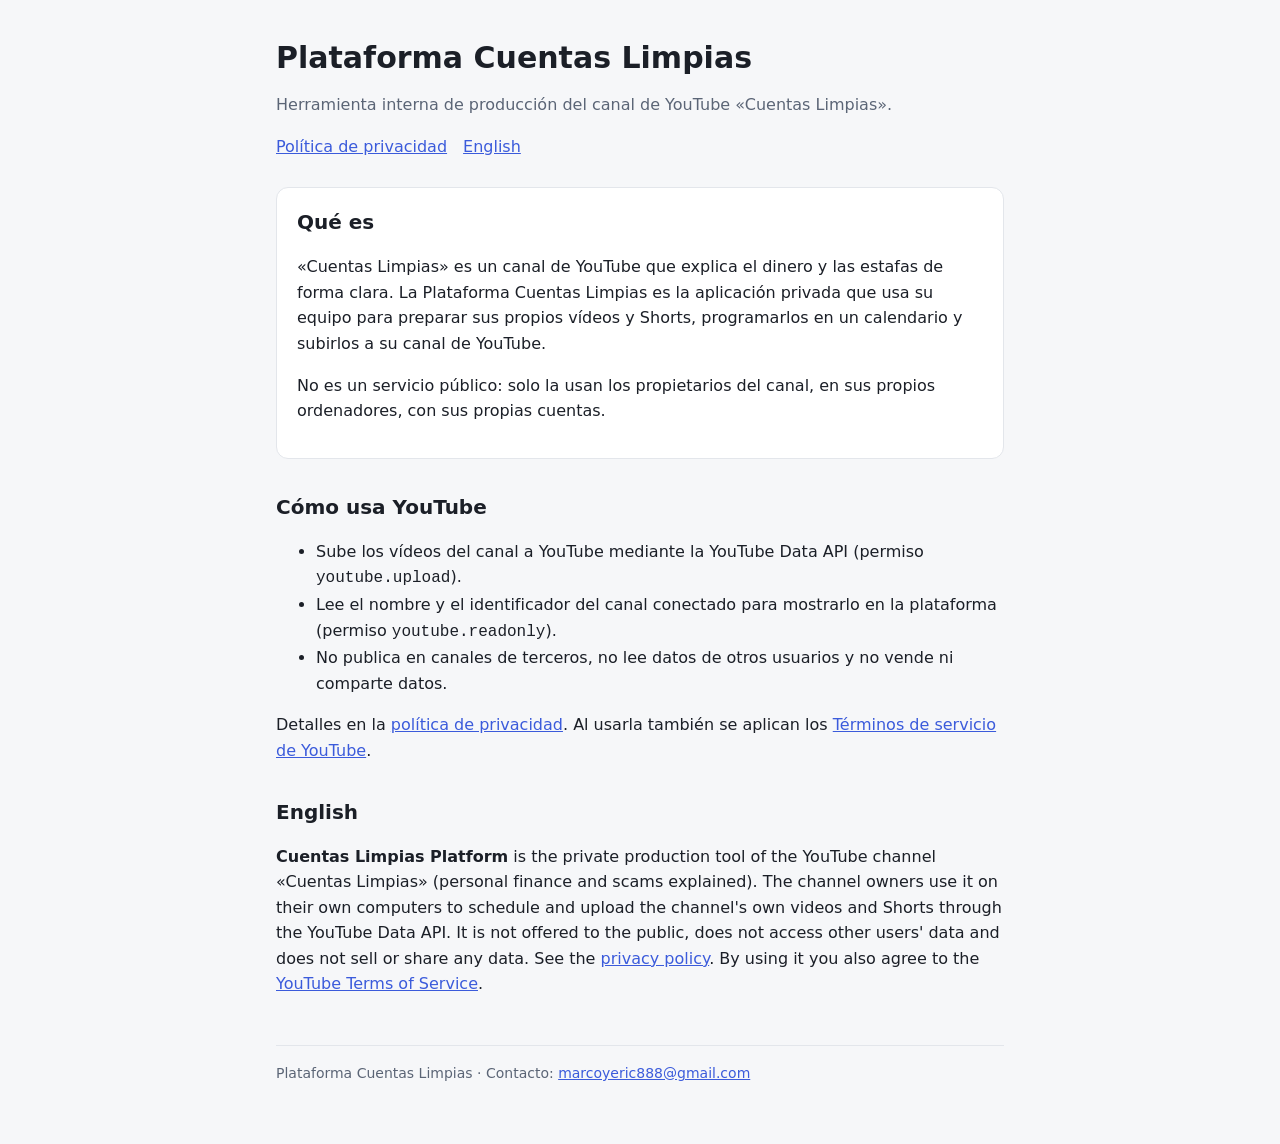
<file: index.html>
<!doctype html>
<html lang="es">
<head>
<meta charset="utf-8">
<meta name="viewport" content="width=device-width, initial-scale=1">
<title>Plataforma Cuentas Limpias</title>
<meta name="description" content="Herramienta interna del canal de YouTube Cuentas Limpias para subir y programar sus propios vídeos.">
<link rel="stylesheet" href="estilo.css">
</head>
<body>
<main>
<header>
  <h1>Plataforma Cuentas Limpias</h1>
  <p class="sub">Herramienta interna de producción del canal de YouTube «Cuentas Limpias».</p>
  <nav><a href="privacidad.html">Política de privacidad</a><a href="#english">English</a></nav>
</header>

<section class="panel">
  <h2 style="margin-top:0">Qué es</h2>
  <p>«Cuentas Limpias» es un canal de YouTube que explica el dinero y las estafas de forma clara. La Plataforma Cuentas Limpias
  es la aplicación privada que usa su equipo para preparar sus propios vídeos y Shorts, programarlos en un calendario
  y subirlos a su canal de YouTube.</p>
  <p>No es un servicio público: solo la usan los propietarios del canal, en sus propios ordenadores, con sus propias cuentas.</p>
</section>

<h2>Cómo usa YouTube</h2>
<ul>
  <li>Sube los vídeos del canal a YouTube mediante la YouTube Data API (permiso <code>youtube.upload</code>).</li>
  <li>Lee el nombre y el identificador del canal conectado para mostrarlo en la plataforma (permiso <code>youtube.readonly</code>).</li>
  <li>No publica en canales de terceros, no lee datos de otros usuarios y no vende ni comparte datos.</li>
</ul>
<p>Detalles en la <a href="privacidad.html">política de privacidad</a>. Al usarla también se aplican los
<a href="https://www.youtube.com/t/terms">Términos de servicio de YouTube</a>.</p>

<h2 id="english">English</h2>
<p><b>Cuentas Limpias Platform</b> is the private production tool of the YouTube channel «Cuentas Limpias» (personal finance and
scams explained). The channel owners use it on their own computers to schedule and upload the channel's own videos and Shorts
through the YouTube Data API. It is not offered to the public, does not access other users' data and does not sell or share any data.
See the <a href="privacidad.html#english">privacy policy</a>. By using it you also agree to the
<a href="https://www.youtube.com/t/terms">YouTube Terms of Service</a>.</p>

<footer>Plataforma Cuentas Limpias · Contacto: <a href="mailto:marcoyeric888@gmail.com">marcoyeric888@gmail.com</a></footer>
</main>
</body>
</html>
</file>
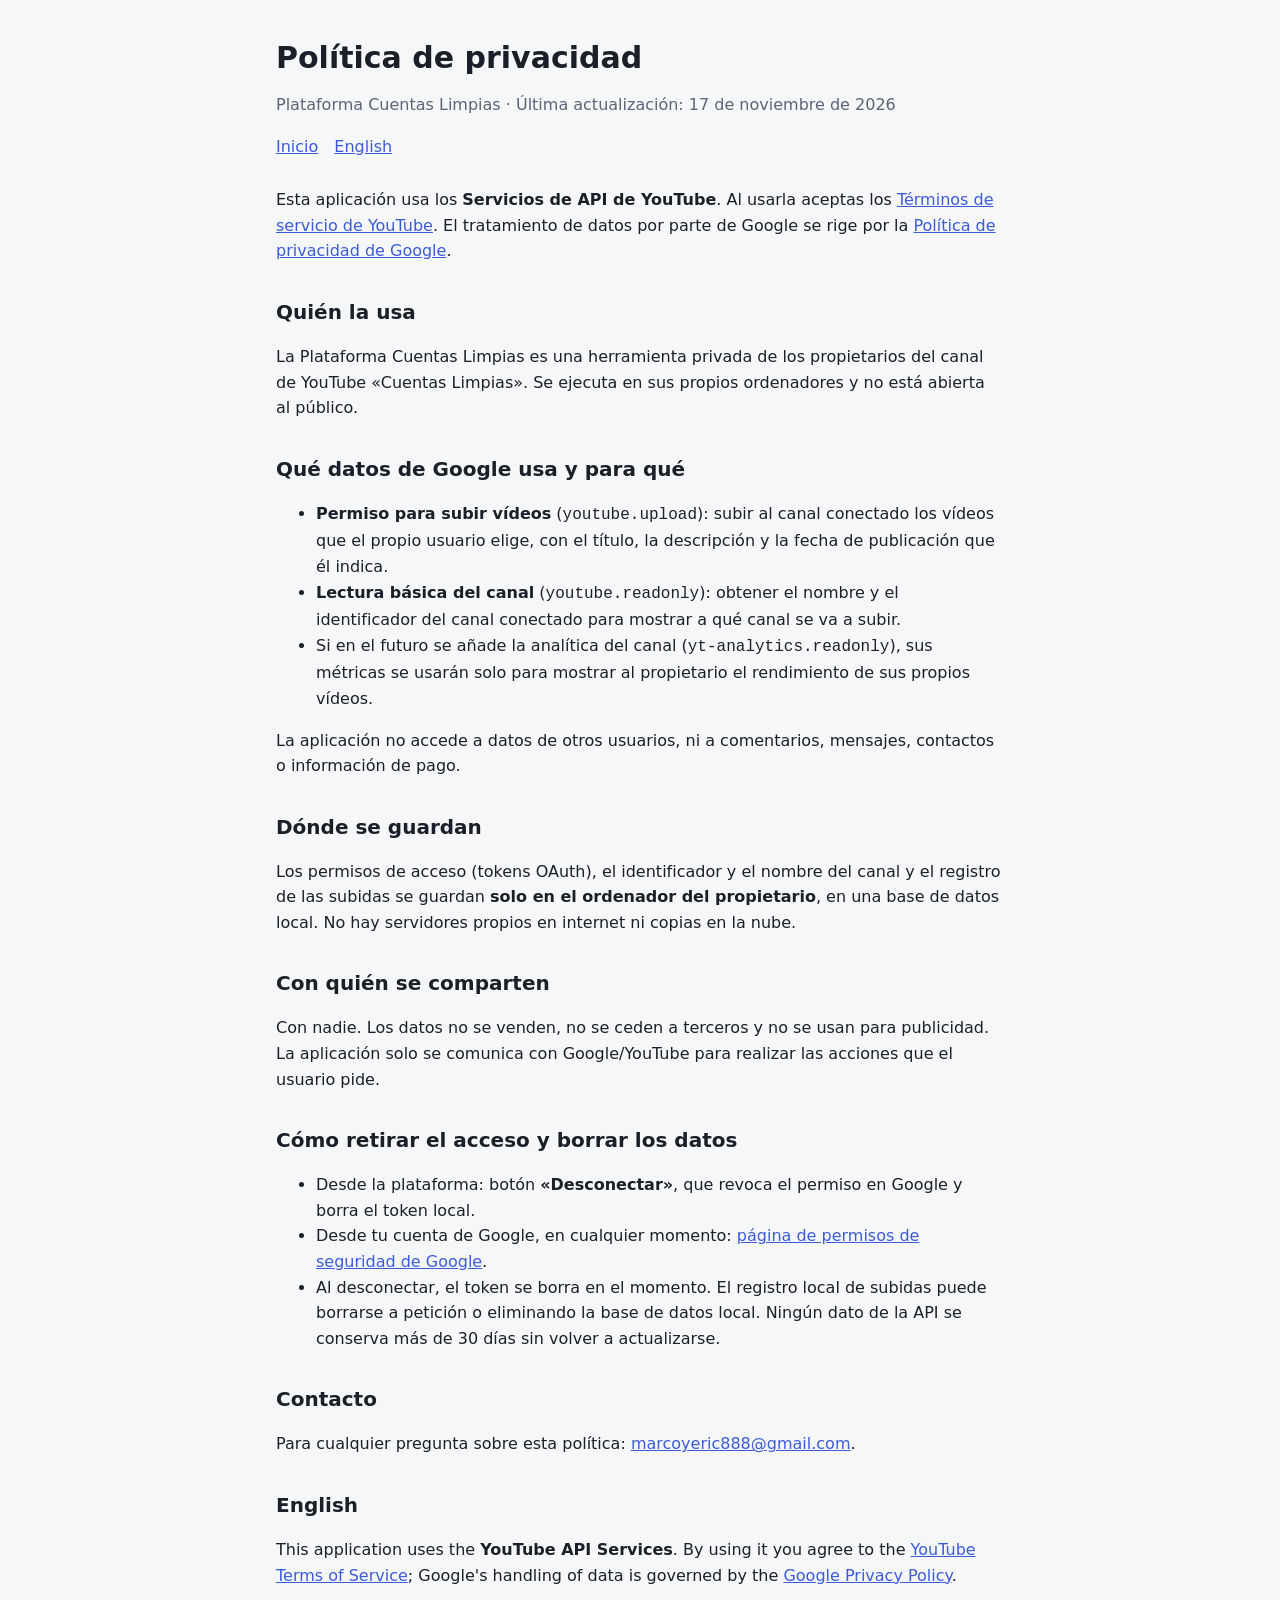
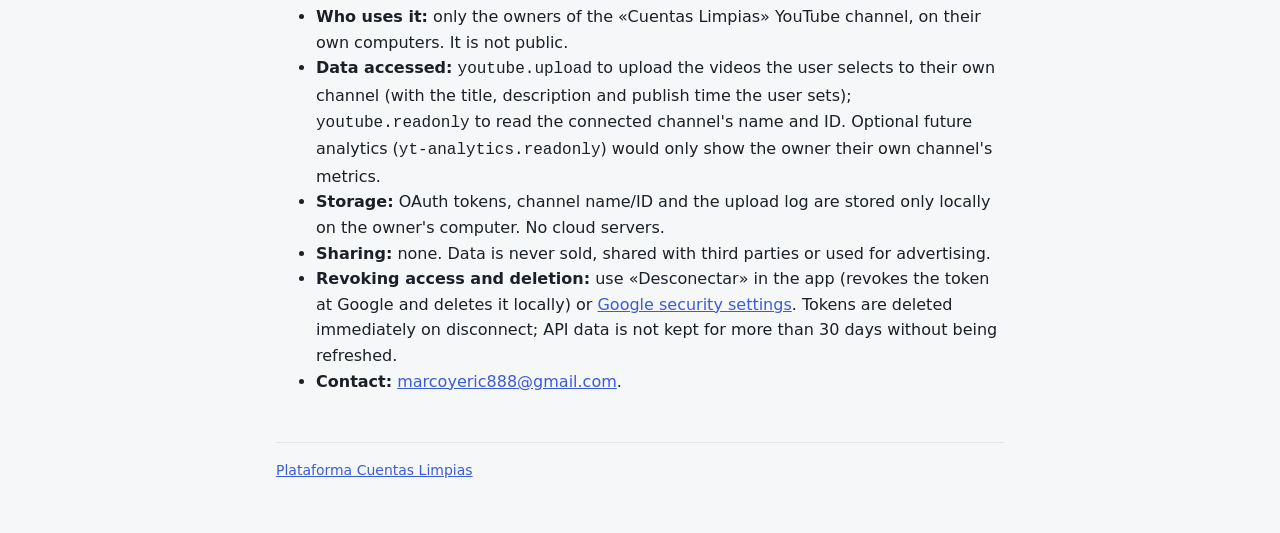
<file: privacidad.html>
<!doctype html>
<html lang="es">
<head>
<meta charset="utf-8">
<meta name="viewport" content="width=device-width, initial-scale=1">
<title>Política de privacidad</title>
<meta name="description" content="Política de privacidad de la Plataforma Cuentas Limpias y su uso de los Servicios de API de YouTube.">
<link rel="stylesheet" href="estilo.css">
</head>
<body>
<main>
<header>
  <h1>Política de privacidad</h1>
  <p class="sub">Plataforma Cuentas Limpias · Última actualización: 17 de noviembre de 2026</p>
  <nav><a href="index.html">Inicio</a><a href="#english">English</a></nav>
</header>

<p>Esta aplicación usa los <b>Servicios de API de YouTube</b>. Al usarla aceptas los
<a href="https://www.youtube.com/t/terms">Términos de servicio de YouTube</a>. El tratamiento de datos por parte de Google se rige
por la <a href="https://policies.google.com/privacy">Política de privacidad de Google</a>.</p>

<h2>Quién la usa</h2>
<p>La Plataforma Cuentas Limpias es una herramienta privada de los propietarios del canal de YouTube «Cuentas Limpias».
Se ejecuta en sus propios ordenadores y no está abierta al público.</p>

<h2>Qué datos de Google usa y para qué</h2>
<ul>
  <li><b>Permiso para subir vídeos</b> (<code>youtube.upload</code>): subir al canal conectado los vídeos que el propio usuario elige,
      con el título, la descripción y la fecha de publicación que él indica.</li>
  <li><b>Lectura básica del canal</b> (<code>youtube.readonly</code>): obtener el nombre y el identificador del canal conectado
      para mostrar a qué canal se va a subir.</li>
  <li>Si en el futuro se añade la analítica del canal (<code>yt-analytics.readonly</code>), sus métricas se usarán solo para mostrar
      al propietario el rendimiento de sus propios vídeos.</li>
</ul>
<p>La aplicación no accede a datos de otros usuarios, ni a comentarios, mensajes, contactos o información de pago.</p>

<h2>Dónde se guardan</h2>
<p>Los permisos de acceso (tokens OAuth), el identificador y el nombre del canal y el registro de las subidas se guardan
<b>solo en el ordenador del propietario</b>, en una base de datos local. No hay servidores propios en internet ni copias en la nube.</p>

<h2>Con quién se comparten</h2>
<p>Con nadie. Los datos no se venden, no se ceden a terceros y no se usan para publicidad. La aplicación solo se comunica con
Google/YouTube para realizar las acciones que el usuario pide.</p>

<h2>Cómo retirar el acceso y borrar los datos</h2>
<ul>
  <li>Desde la plataforma: botón <b>«Desconectar»</b>, que revoca el permiso en Google y borra el token local.</li>
  <li>Desde tu cuenta de Google, en cualquier momento:
      <a href="https://security.google.com/settings/security/permissions">página de permisos de seguridad de Google</a>.</li>
  <li>Al desconectar, el token se borra en el momento. El registro local de subidas puede borrarse a petición o eliminando la base de datos local.
      Ningún dato de la API se conserva más de 30 días sin volver a actualizarse.</li>
</ul>

<h2>Contacto</h2>
<p>Para cualquier pregunta sobre esta política: <a href="mailto:marcoyeric888@gmail.com">marcoyeric888@gmail.com</a>.</p>

<h2 id="english">English</h2>
<p>This application uses the <b>YouTube API Services</b>. By using it you agree to the
<a href="https://www.youtube.com/t/terms">YouTube Terms of Service</a>; Google's handling of data is governed by the
<a href="https://policies.google.com/privacy">Google Privacy Policy</a>.</p>
<ul>
  <li><b>Who uses it:</b> only the owners of the «Cuentas Limpias» YouTube channel, on their own computers. It is not public.</li>
  <li><b>Data accessed:</b> <code>youtube.upload</code> to upload the videos the user selects to their own channel (with the title,
      description and publish time the user sets); <code>youtube.readonly</code> to read the connected channel's name and ID.
      Optional future analytics (<code>yt-analytics.readonly</code>) would only show the owner their own channel's metrics.</li>
  <li><b>Storage:</b> OAuth tokens, channel name/ID and the upload log are stored only locally on the owner's computer. No cloud servers.</li>
  <li><b>Sharing:</b> none. Data is never sold, shared with third parties or used for advertising.</li>
  <li><b>Revoking access and deletion:</b> use «Desconectar» in the app (revokes the token at Google and deletes it locally) or
      <a href="https://security.google.com/settings/security/permissions">Google security settings</a>. Tokens are deleted immediately
      on disconnect; API data is not kept for more than 30 days without being refreshed.</li>
  <li><b>Contact:</b> <a href="mailto:marcoyeric888@gmail.com">marcoyeric888@gmail.com</a>.</li>
</ul>

<footer><a href="index.html">Plataforma Cuentas Limpias</a></footer>
</main>
</body>
</html>
</file>
<file: estilo.css>
:root { --fondo: #f6f7f9; --panel: #ffffff; --borde: #e3e6eb; --texto: #1b1f27; --suave: #5b6576; --acento: #3b5bdb; }
@media (prefers-color-scheme: dark) {
  :root { --fondo: #0d0f13; --panel: #161a21; --borde: #262c36; --texto: #e6e9ef; --suave: #98a2b3; --acento: #7c95ff; }
}
* { box-sizing: border-box; }
body { margin: 0; background: var(--fondo); color: var(--texto); font: 16px/1.6 system-ui, -apple-system, "Segoe UI", Roboto, sans-serif; }
main { max-width: 760px; margin: 0 auto; padding: 40px 16px 64px; }
header { margin-bottom: 28px; }
h1 { font-size: 30px; line-height: 1.2; margin: 0 0 6px; }
h2 { font-size: 20px; margin: 32px 0 8px; }
p, li { color: var(--texto); }
.sub, .meta { color: var(--suave); }
.panel { background: var(--panel); border: 1px solid var(--borde); border-radius: 12px; padding: 18px 20px; margin: 18px 0; }
a { color: var(--acento); }
nav { display: flex; gap: 16px; flex-wrap: wrap; margin-top: 12px; }
footer { margin-top: 48px; padding-top: 16px; border-top: 1px solid var(--borde); color: var(--suave); font-size: 14px; }
</file>
